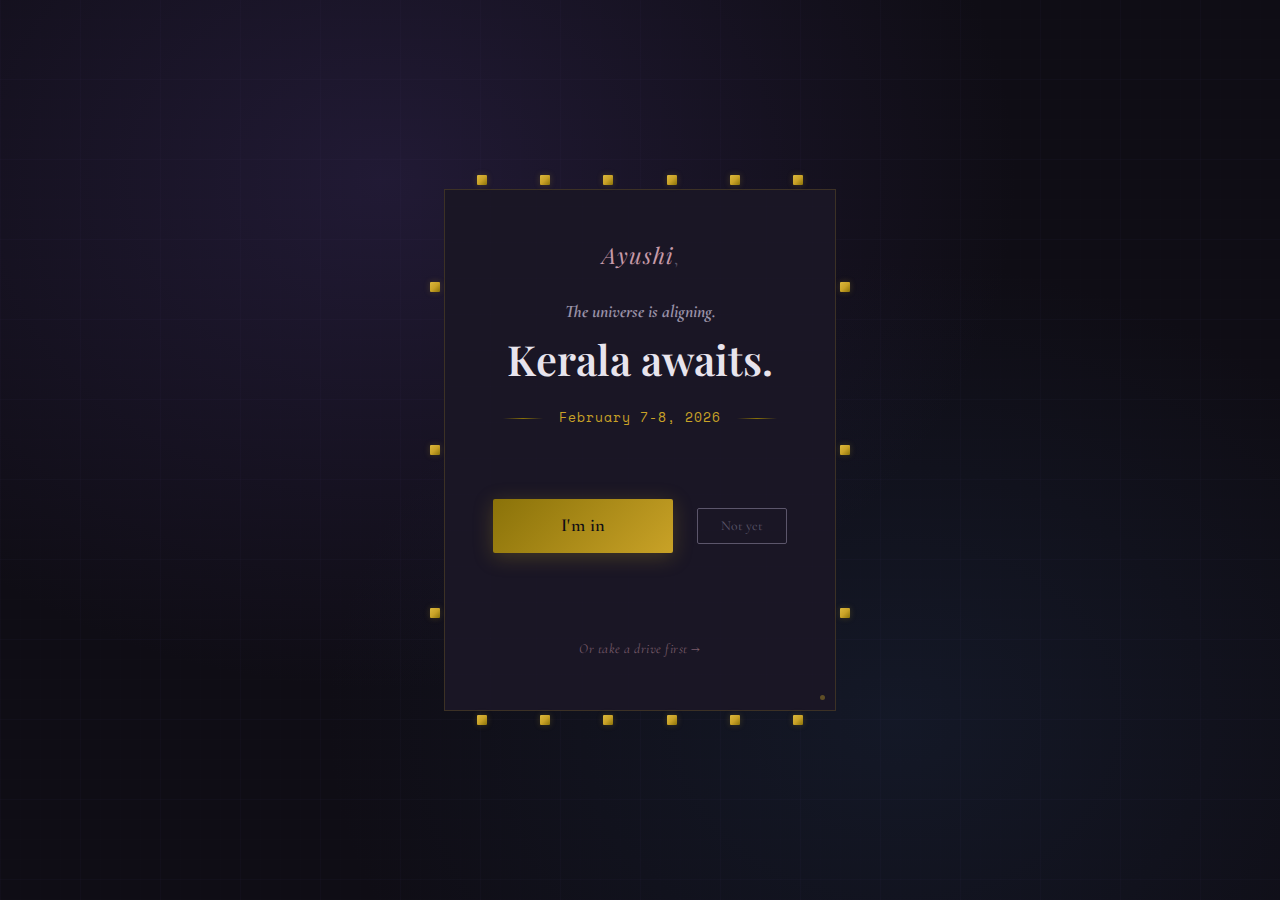
<file: index.html>
<!DOCTYPE html>
<html lang="en">
<head>
    <meta charset="UTF-8">
    <meta name="viewport" content="width=device-width, initial-scale=1.0">
    <title>For Ayushi</title>
    <link rel="preconnect" href="https://fonts.googleapis.com">
    <link rel="preconnect" href="https://fonts.gstatic.com" crossorigin>
    <link href="https://fonts.googleapis.com/css2?family=Cormorant+Garamond:ital,wght@0,400;0,600;1,400&family=Space+Mono:wght@400;700&family=Playfair+Display:ital,wght@0,400;0,600;1,400&display=swap" rel="stylesheet">
    <link rel="stylesheet" href="css/styles.css">
</head>
<body class="page-question">
    <!-- Silicon Wafer Background -->
    <div class="wafer-bg">
        <div class="wafer-gradient"></div>
        <div class="die-grid"></div>
    </div>

    <!-- Main Content -->
    <main class="container">
        <!-- Silicon Die Card -->
        <div class="die-frame">
            <!-- Bond Pads -->
            <div class="bond-pads top">
                <span class="pad"></span><span class="pad"></span><span class="pad"></span>
                <span class="pad"></span><span class="pad"></span><span class="pad"></span>
            </div>
            <div class="bond-pads bottom">
                <span class="pad"></span><span class="pad"></span><span class="pad"></span>
                <span class="pad"></span><span class="pad"></span><span class="pad"></span>
            </div>
            <div class="bond-pads left">
                <span class="pad"></span><span class="pad"></span><span class="pad"></span>
            </div>
            <div class="bond-pads right">
                <span class="pad"></span><span class="pad"></span><span class="pad"></span>
            </div>

            <!-- Die Surface -->
            <div class="die-surface">
                <div class="die-pattern"></div>

                <div class="content-wrapper">
                    <!-- Greeting -->
                    <p class="greeting"><span class="name">Ayushi</span>,</p>

                    <!-- Main Question -->
                    <h1 class="main-title">
                        <span class="line-1">The universe is aligning.</span>
                        <span class="line-2">Kerala awaits.</span>
                    </h1>

                    <!-- Date Display -->
                    <div class="date-display">
                        <div class="date-line"></div>
                        <span class="date-text">February 7-8, 2026</span>
                        <div class="date-line"></div>
                    </div>

                    <!-- Buttons -->
                    <div class="button-container">
                        <a href="yes.html" class="btn btn-yes">
                            <span class="btn-text">I'm in</span>
                        </a>

                        <button class="btn btn-no" id="noButton">
                            <span class="btn-text">Not yet</span>
                        </button>
                    </div>

                    <!-- Hint Text -->
                    <p class="hint-text" id="hintText"></p>

                    <a href="drive.html" style="display:inline-block;margin-top:1.2rem;font-family:'Cormorant Garamond',Georgia,serif;font-size:0.85rem;font-style:italic;color:#a07a88;text-decoration:none;letter-spacing:0.5px;opacity:0.7;transition:opacity 0.2s;"
                       onmouseover="this.style.opacity='1'" onmouseout="this.style.opacity='0.7'">
                        Or take a drive first &rarr;
                    </a>
                </div>

                <!-- Die Corner Marking -->
                <div class="die-corner"></div>
            </div>
        </div>
    </main>

    <script src="js/script.js"></script>
</body>
</html>
</file>
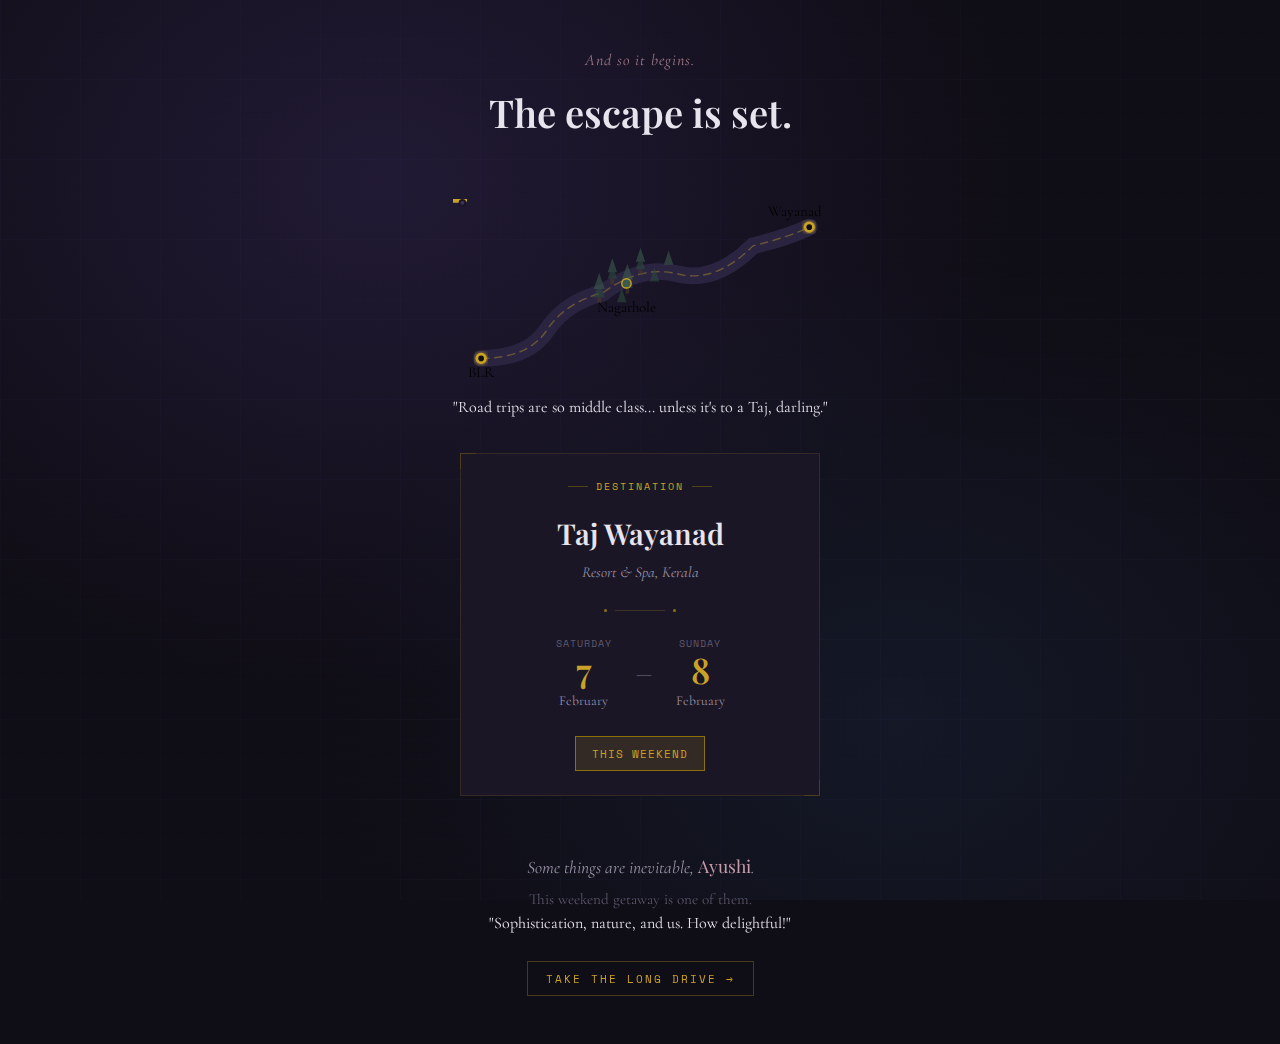
<file: yes.html>
<!DOCTYPE html>
<html lang="en">
<head>
    <meta charset="UTF-8">
    <meta name="viewport" content="width=device-width, initial-scale=1.0">
    <title>It begins.</title>
    <link rel="preconnect" href="https://fonts.googleapis.com">
    <link rel="preconnect" href="https://fonts.gstatic.com" crossorigin>
    <link href="https://fonts.googleapis.com/css2?family=Cormorant+Garamond:ital,wght@0,400;0,600;1,400&family=Space+Mono:wght@400;700&family=Playfair+Display:ital,wght@0,400;0,600;1,400&display=swap" rel="stylesheet">
    <link rel="stylesheet" href="css/styles.css">
</head>
<body class="page-celebration">
    <!-- Silicon Wafer Background -->
    <div class="wafer-bg">
        <div class="wafer-gradient"></div>
        <div class="die-grid"></div>
    </div>

    <!-- Main Content -->
    <main class="container celebration-container">
        <!-- Main Text -->
        <div class="celebration-text">
            <p class="tagline">And so it begins.</p>
            <h1 class="celebration-title">
                <span class="line-big">The escape is set.</span>
            </h1>
        </div>

        <!-- Road Trip Animation -->
        <div class="road-trip-container">
            <svg class="road-trip-svg" viewBox="0 0 400 200" preserveAspectRatio="xMidYMid meet">
                <!-- Road Path -->
                <defs>
                    <linearGradient id="roadGradient" x1="0%" y1="0%" x2="100%" y2="0%">
                        <stop offset="0%" style="stop-color:#3d3560;stop-opacity:1" />
                        <stop offset="100%" style="stop-color:#1a1625;stop-opacity:1" />
                    </linearGradient>
                    <filter id="glow">
                        <feGaussianBlur stdDeviation="2" result="coloredBlur"/>
                        <feMerge>
                            <feMergeNode in="coloredBlur"/>
                            <feMergeNode in="SourceGraphic"/>
                        </feMerge>
                    </filter>
                </defs>

                <!-- The winding road -->
                <path id="roadPath"
                      d="M 30 170
                         Q 80 170, 100 140
                         T 160 100
                         Q 200 70, 240 80
                         T 320 50
                         Q 360 40, 380 30"
                      fill="none"
                      stroke="#2a2440"
                      stroke-width="18"
                      stroke-linecap="round"/>

                <!-- Road center line (dashed) -->
                <path d="M 30 170
                         Q 80 170, 100 140
                         T 160 100
                         Q 200 70, 240 80
                         T 320 50
                         Q 360 40, 380 30"
                      fill="none"
                      stroke="#c9a227"
                      stroke-width="1.5"
                      stroke-dasharray="8 6"
                      stroke-linecap="round"
                      opacity="0.4"/>

                <!-- Trees for Nagarhole (forest area) -->
                <g class="forest" opacity="0.6">
                    <!-- Tree group 1 -->
                    <path d="M165 85 L170 70 L175 85 Z" fill="#2d4a3e"/>
                    <path d="M165 78 L170 63 L175 78 Z" fill="#3d5a4e"/>
                    <rect x="168" y="85" width="4" height="6" fill="#4a3828"/>

                    <!-- Tree group 2 -->
                    <path d="M180 95 L186 78 L192 95 Z" fill="#2d4a3e"/>
                    <path d="M180 86 L186 69 L192 86 Z" fill="#3d5a4e"/>
                    <rect x="184" y="95" width="4" height="6" fill="#4a3828"/>

                    <!-- Tree group 3 -->
                    <path d="M150 105 L156 88 L162 105 Z" fill="#2d4a3e"/>
                    <path d="M150 96 L156 79 L162 96 Z" fill="#3d5a4e"/>
                    <rect x="154" y="105" width="4" height="6" fill="#4a3828"/>

                    <!-- Tree group 4 -->
                    <path d="M195 75 L200 60 L205 75 Z" fill="#2d4a3e"/>
                    <path d="M195 67 L200 52 L205 67 Z" fill="#3d5a4e"/>
                    <rect x="198" y="75" width="4" height="5" fill="#4a3828"/>

                    <!-- More trees -->
                    <path d="M210 88 L215 73 L220 88 Z" fill="#2d4a3e"/>
                    <path d="M225 70 L230 55 L235 70 Z" fill="#3d5a4e"/>
                    <path d="M175 110 L180 95 L185 110 Z" fill="#2d4a3e"/>
                </g>

                <!-- Location Markers -->
                <!-- Bangalore -->
                <g class="location bangalore">
                    <circle cx="30" cy="170" r="6" fill="#c9a227" filter="url(#glow)"/>
                    <circle cx="30" cy="170" r="3" fill="#0f0d15"/>
                    <text x="30" y="190" text-anchor="middle" class="location-label">BLR</text>
                </g>

                <!-- Nagarhole -->
                <g class="location nagarhole">
                    <circle cx="185" cy="90" r="5" fill="#3d5a4e" stroke="#c9a227" stroke-width="1.5"/>
                    <text x="185" y="120" text-anchor="middle" class="location-label">Nagarhole</text>
                </g>

                <!-- Wayanad -->
                <g class="location wayanad">
                    <circle cx="380" cy="30" r="6" fill="#c9a227" filter="url(#glow)"/>
                    <circle cx="380" cy="30" r="3" fill="#0f0d15"/>
                    <text x="365" y="18" text-anchor="middle" class="location-label">Wayanad</text>
                </g>

                <!-- The Car -->
                <g class="car-group">
                    <!-- Car body -->
                    <rect class="car-body" x="-15" y="-8" width="30" height="12" rx="3" fill="#c9a227"/>
                    <!-- Car roof/cabin -->
                    <path class="car-cabin" d="M-8 -8 L-5 -15 L12 -15 L15 -8 Z" fill="#a07a88"/>
                    <!-- Windows -->
                    <path d="M-6 -9 L-4 -14 L3 -14 L3 -9 Z" fill="#1a1625" opacity="0.8"/>
                    <path d="M5 -9 L5 -14 L11 -14 L13 -9 Z" fill="#1a1625" opacity="0.8"/>
                    <!-- Two people silhouettes -->
                    <ellipse cx="-1" cy="-11" rx="2.5" ry="3" fill="#0f0d15"/>
                    <ellipse cx="8" cy="-11" rx="2.5" ry="3" fill="#0f0d15"/>
                    <!-- Wheels -->
                    <circle cx="-8" cy="4" r="4" fill="#1a1625"/>
                    <circle cx="-8" cy="4" r="2" fill="#3d3560"/>
                    <circle cx="10" cy="4" r="4" fill="#1a1625"/>
                    <circle cx="10" cy="4" r="2" fill="#3d3560"/>
                    <!-- Headlights -->
                    <rect x="14" y="-4" width="3" height="4" rx="1" fill="#f0d060"/>
                </g>
            </svg>

            <!-- Journey label - Sarabhai style -->
            <p class="journey-text">"Road trips are so middle class... unless it's to a Taj, darling."</p>
        </div>

        <!-- Destination Card -->
        <div class="destination-card">
            <div class="card-inner">
                <!-- Card Header -->
                <div class="card-header">
                    <span class="header-line"></span>
                    <span class="header-text">Destination</span>
                    <span class="header-line"></span>
                </div>

                <!-- Resort Name -->
                <h2 class="resort-name">Taj Wayanad</h2>
                <p class="resort-subtitle">Resort & Spa, Kerala</p>

                <!-- Divider -->
                <div class="card-divider">
                    <span class="divider-dot"></span>
                    <span class="divider-line"></span>
                    <span class="divider-dot"></span>
                </div>

                <!-- Dates -->
                <div class="trip-dates">
                    <div class="date-block">
                        <span class="day-name">Saturday</span>
                        <span class="day-num">7</span>
                        <span class="month-name">February</span>
                    </div>
                    <div class="date-separator">
                        <span class="sep-text">—</span>
                    </div>
                    <div class="date-block">
                        <span class="day-name">Sunday</span>
                        <span class="day-num">8</span>
                        <span class="month-name">February</span>
                    </div>
                </div>

                <!-- This Weekend Badge -->
                <div class="weekend-badge">
                    This Weekend
                </div>
            </div>
        </div>

        <!-- Love Note - Sarabhai style -->
        <div class="love-note">
            <p class="note-text">
                Some things are inevitable, <span class="name-highlight">Ayushi</span>.
            </p>
            <p class="note-subtext">This weekend getaway is one of them.</p>
            <p class="note-maya">"Sophistication, nature, and us. How delightful!"</p>

            <a href="drive.html" style="display:inline-block;margin-top:1.5rem;font-family:'Space Mono',monospace;font-size:0.7rem;color:#c9a227;text-decoration:none;letter-spacing:2px;text-transform:uppercase;border:1px solid rgba(201,162,39,0.3);padding:8px 18px;transition:all 0.2s;"
               onmouseover="this.style.borderColor='#c9a227';this.style.background='rgba(201,162,39,0.1)'" onmouseout="this.style.borderColor='rgba(201,162,39,0.3)';this.style.background='transparent'">
                Take the Long Drive &rarr;
            </a>
        </div>
    </main>
</body>
</html>
</file>
<file: css/styles.css>
/* =====================================================
   SILICON LOVE - Elegant Die/Wafer Aesthetic
   For Ayushi - Kerala Trip Invitation
   Dark Series Vibes
   ===================================================== */

:root {
    /* Silicon Wafer Colors */
    --wafer-deep: #0f0d15;
    --wafer-purple: #1a1625;
    --wafer-shimmer: #252035;

    /* Die Surface */
    --die-surface: #1a1625;

    /* Gold - Wire Bonding */
    --gold-dark: #8a7209;
    --gold: #c9a227;
    --gold-light: #dbb83d;
    --gold-glow: rgba(201, 162, 39, 0.25);

    /* Accent */
    --rose: #c79aa8;
    --rose-muted: #a07a88;

    /* Text */
    --text-primary: #e8e4ed;
    --text-secondary: #9a92a8;
    --text-muted: #5c566b;

    /* Typography */
    --font-elegant: 'Cormorant Garamond', Georgia, serif;
    --font-display: 'Playfair Display', Georgia, serif;
    --font-mono: 'Space Mono', monospace;

    /* Spacing */
    --space-xs: 0.25rem;
    --space-sm: 0.5rem;
    --space-md: 1rem;
    --space-lg: 1.5rem;
    --space-xl: 2rem;
    --space-2xl: 3rem;
}

/* Reset */
*, *::before, *::after {
    box-sizing: border-box;
    margin: 0;
    padding: 0;
}

html {
    font-size: 16px;
    -webkit-font-smoothing: antialiased;
}

body {
    font-family: var(--font-elegant);
    background: var(--wafer-deep);
    color: var(--text-primary);
    min-height: 100vh;
    overflow-x: hidden;
    line-height: 1.6;
}

/* =====================================================
   BACKGROUND - Static Silicon Wafer
   ===================================================== */

.wafer-bg {
    position: fixed;
    top: 0;
    left: 0;
    width: 100%;
    height: 100%;
    z-index: -1;
}

.wafer-gradient {
    position: absolute;
    width: 100%;
    height: 100%;
    background:
        radial-gradient(ellipse at 30% 20%, rgba(60, 45, 100, 0.4) 0%, transparent 50%),
        radial-gradient(ellipse at 70% 80%, rgba(30, 50, 80, 0.3) 0%, transparent 45%),
        var(--wafer-deep);
}

.die-grid {
    position: absolute;
    width: 100%;
    height: 100%;
    opacity: 0.3;
    background-image:
        linear-gradient(90deg, rgba(80, 65, 120, 0.15) 1px, transparent 1px),
        linear-gradient(0deg, rgba(80, 65, 120, 0.15) 1px, transparent 1px),
        linear-gradient(90deg, rgba(80, 65, 120, 0.06) 1px, transparent 1px),
        linear-gradient(0deg, rgba(80, 65, 120, 0.06) 1px, transparent 1px);
    background-size: 80px 80px, 80px 80px, 20px 20px, 20px 20px;
}

/* =====================================================
   CONTAINER
   ===================================================== */

.container {
    min-height: 100vh;
    display: flex;
    flex-direction: column;
    align-items: center;
    justify-content: center;
    padding: var(--space-lg);
}

/* =====================================================
   DIE FRAME - Main Card
   ===================================================== */

.die-frame {
    position: relative;
    padding: 12px;
    max-width: 380px;
    width: 100%;
}

/* Bond Pads */
.bond-pads {
    position: absolute;
    display: flex;
    justify-content: space-around;
    z-index: 2;
}

.bond-pads.top, .bond-pads.bottom {
    left: 20px;
    right: 20px;
}

.bond-pads.top { top: 0; }
.bond-pads.bottom { bottom: 0; }

.bond-pads.left, .bond-pads.right {
    top: 30px;
    bottom: 30px;
    flex-direction: column;
}

.bond-pads.left { left: 0; }
.bond-pads.right { right: 0; }

.pad {
    width: 8px;
    height: 8px;
    background: linear-gradient(135deg, var(--gold-light), var(--gold), var(--gold-dark));
    border-radius: 1px;
    box-shadow: 0 0 6px var(--gold-glow);
}

/* Die Surface */
.die-surface {
    position: relative;
    background: var(--die-surface);
    border: 1px solid rgba(201, 162, 39, 0.2);
    padding: var(--space-xl) var(--space-lg);
    overflow: hidden;
}

.die-pattern {
    position: absolute;
    top: 0;
    left: 0;
    right: 0;
    bottom: 0;
    opacity: 0.4;
    background-image:
        repeating-linear-gradient(0deg, transparent, transparent 35px, rgba(80, 65, 120, 0.04) 35px, rgba(80, 65, 120, 0.04) 36px),
        repeating-linear-gradient(90deg, transparent, transparent 45px, rgba(80, 65, 120, 0.04) 45px, rgba(80, 65, 120, 0.04) 46px);
}

.die-corner {
    position: absolute;
    bottom: 10px;
    right: 10px;
    width: 5px;
    height: 5px;
    background: var(--gold);
    border-radius: 50%;
    opacity: 0.4;
}

.content-wrapper {
    position: relative;
    text-align: center;
    z-index: 1;
}

/* =====================================================
   ANIMATIONS
   ===================================================== */

@keyframes fadeIn {
    from { opacity: 0; }
    to { opacity: 1; }
}

@keyframes fadeUp {
    from { opacity: 0; transform: translateY(20px); }
    to { opacity: 1; transform: translateY(0); }
}

@keyframes fadeDown {
    from { opacity: 0; transform: translateY(-15px); }
    to { opacity: 1; transform: translateY(0); }
}

@keyframes softGlow {
    0%, 100% { box-shadow: 0 0 20px var(--gold-glow); }
    50% { box-shadow: 0 0 35px var(--gold-glow); }
}

/* =====================================================
   TYPOGRAPHY - Page 1
   ===================================================== */

.greeting {
    font-family: var(--font-elegant);
    font-size: 1.2rem;
    color: var(--text-muted);
    margin-bottom: var(--space-lg);
    letter-spacing: 1px;
    animation: fadeDown 0.8s ease-out both;
}

.greeting .name {
    font-family: var(--font-display);
    font-style: italic;
    color: var(--rose);
    font-size: 1.4rem;
}

.main-title {
    margin-bottom: var(--space-lg);
}

.main-title .line-1 {
    display: block;
    font-family: var(--font-elegant);
    font-size: 1.1rem;
    font-style: italic;
    color: var(--text-secondary);
    margin-bottom: var(--space-sm);
    animation: fadeUp 0.8s ease-out 0.2s both;
}

.main-title .line-2 {
    display: block;
    font-family: var(--font-display);
    font-size: 2rem;
    font-weight: 600;
    color: var(--text-primary);
    line-height: 1.2;
    animation: fadeUp 0.8s ease-out 0.4s both;
}

/* Date Display */
.date-display {
    display: flex;
    align-items: center;
    justify-content: center;
    gap: var(--space-md);
    margin-bottom: var(--space-xl);
    animation: fadeIn 0.8s ease-out 0.6s both;
}

.date-line {
    width: 40px;
    height: 1px;
    background: linear-gradient(90deg, transparent, var(--gold-dark), transparent);
}

.date-text {
    font-family: var(--font-mono);
    font-size: 0.8rem;
    color: var(--gold);
    letter-spacing: 1px;
}

/* =====================================================
   BUTTONS
   ===================================================== */

.button-container {
    display: flex;
    flex-direction: column;
    gap: var(--space-md);
    align-items: center;
    min-height: 130px;
}

.btn {
    border: none;
    border-radius: 2px;
    cursor: pointer;
    font-family: var(--font-elegant);
    text-decoration: none;
    transition: all 0.25s ease;
    -webkit-tap-highlight-color: transparent;
}

/* YES Button */
.btn-yes {
    display: flex;
    align-items: center;
    justify-content: center;
    width: 160px;
    height: 50px;
    background: linear-gradient(135deg, var(--gold-dark), var(--gold));
    color: var(--wafer-deep);
    font-size: 1.1rem;
    font-weight: 600;
    letter-spacing: 0.5px;
    box-shadow: 0 4px 20px var(--gold-glow);
    animation: fadeUp 0.6s ease-out 0.8s both, softGlow 3s ease-in-out 1.5s infinite;
}

.btn-yes:hover {
    transform: translateY(-2px);
    box-shadow: 0 6px 25px var(--gold-glow);
}

/* NO Button */
.btn-no {
    display: flex;
    align-items: center;
    justify-content: center;
    width: 90px;
    height: 36px;
    background: transparent;
    color: var(--text-muted);
    font-size: 0.85rem;
    border: 1px solid var(--text-muted);
    transition: all 0.15s ease-out;
    z-index: 10;
    animation: fadeIn 0.6s ease-out 1s both;
}

.btn-no:hover {
    border-color: var(--text-secondary);
    color: var(--text-secondary);
}

.btn-no.dodging {
    position: fixed;
    transition: left 0.2s ease-out, top 0.2s ease-out;
}

.btn-no.shrinking {
    transform: scale(0.7);
    opacity: 0.3;
}

/* Hint Text */
.hint-text {
    font-family: var(--font-elegant);
    font-size: 0.9rem;
    font-style: italic;
    color: var(--rose-muted);
    min-height: 1.4em;
    margin-top: var(--space-sm);
}

/* =====================================================
   PAGE 2: CELEBRATION
   ===================================================== */

.celebration-container {
    padding: var(--space-2xl) var(--space-lg);
    gap: var(--space-xl);
}

/* Tagline */
.tagline {
    font-family: var(--font-elegant);
    font-size: 1rem;
    font-style: italic;
    color: var(--rose-muted);
    margin-bottom: var(--space-sm);
    letter-spacing: 1px;
    animation: fadeDown 0.8s ease-out both;
}

/* Celebration Title */
.celebration-text {
    text-align: center;
    margin-bottom: var(--space-lg);
}

.celebration-title .line-big {
    display: block;
    font-family: var(--font-display);
    font-size: 1.8rem;
    font-weight: 600;
    color: var(--text-primary);
    animation: fadeUp 0.8s ease-out 0.3s both;
}

/* Destination Card */
.destination-card {
    max-width: 320px;
    width: 100%;
    animation: fadeUp 0.8s ease-out 0.6s both;
}

.card-inner {
    background: var(--die-surface);
    border: 1px solid rgba(201, 162, 39, 0.15);
    padding: var(--space-lg);
    text-align: center;
    position: relative;
}

.card-inner::before,
.card-inner::after {
    content: '';
    position: absolute;
    width: 16px;
    height: 16px;
    border: 1px solid var(--gold-dark);
    opacity: 0.3;
}

.card-inner::before {
    top: -1px;
    left: -1px;
    border-right: none;
    border-bottom: none;
}

.card-inner::after {
    bottom: -1px;
    right: -1px;
    border-left: none;
    border-top: none;
}

.card-header {
    display: flex;
    align-items: center;
    justify-content: center;
    gap: var(--space-sm);
    margin-bottom: var(--space-md);
}

.header-line {
    width: 20px;
    height: 1px;
    background: var(--gold-dark);
    opacity: 0.5;
}

.header-text {
    font-family: var(--font-mono);
    font-size: 0.65rem;
    color: var(--gold);
    text-transform: uppercase;
    letter-spacing: 2px;
}

.resort-name {
    font-family: var(--font-display);
    font-size: 1.6rem;
    font-weight: 600;
    color: var(--text-primary);
    margin-bottom: 0.25rem;
}

.resort-subtitle {
    font-family: var(--font-elegant);
    font-size: 0.95rem;
    color: var(--text-secondary);
    font-style: italic;
}

/* Card Divider */
.card-divider {
    display: flex;
    align-items: center;
    justify-content: center;
    gap: var(--space-sm);
    margin: var(--space-lg) 0;
}

.divider-dot {
    width: 3px;
    height: 3px;
    background: var(--gold-dark);
    border-radius: 50%;
}

.divider-line {
    width: 50px;
    height: 1px;
    background: rgba(201, 162, 39, 0.2);
}

/* Trip Dates */
.trip-dates {
    display: flex;
    align-items: center;
    justify-content: center;
    gap: var(--space-lg);
    margin-bottom: var(--space-lg);
}

.date-block {
    text-align: center;
}

.date-block .day-name {
    display: block;
    font-family: var(--font-mono);
    font-size: 0.6rem;
    color: var(--text-muted);
    text-transform: uppercase;
    letter-spacing: 1px;
}

.date-block .day-num {
    display: block;
    font-family: var(--font-display);
    font-size: 2.2rem;
    font-weight: 600;
    color: var(--gold);
    line-height: 1.1;
}

.date-block .month-name {
    display: block;
    font-family: var(--font-elegant);
    font-size: 0.85rem;
    color: var(--text-secondary);
}

.date-separator .sep-text {
    font-family: var(--font-elegant);
    font-size: 1.2rem;
    color: var(--text-muted);
}

/* Weekend Badge */
.weekend-badge {
    display: inline-block;
    padding: var(--space-sm) var(--space-md);
    background: rgba(201, 162, 39, 0.15);
    border: 1px solid var(--gold-dark);
    color: var(--gold);
    font-family: var(--font-mono);
    font-size: 0.7rem;
    text-transform: uppercase;
    letter-spacing: 1px;
}

/* Love Note */
.love-note {
    text-align: center;
    margin-top: var(--space-lg);
    animation: fadeIn 1s ease-out 1s both;
}

.note-text {
    font-family: var(--font-elegant);
    font-size: 1.1rem;
    font-style: italic;
    color: var(--text-secondary);
}

.note-subtext {
    font-family: var(--font-elegant);
    font-size: 0.95rem;
    color: var(--text-muted);
    margin-top: var(--space-xs);
}

.name-highlight {
    font-family: var(--font-display);
    color: var(--rose);
    font-style: normal;
}

/* =====================================================
   RESPONSIVE
   ===================================================== */

@media (min-width: 768px) {
    .die-frame {
        max-width: 420px;
        padding: 14px;
    }

    .die-surface {
        padding: var(--space-2xl);
    }

    .pad {
        width: 10px;
        height: 10px;
    }

    .main-title .line-2 {
        font-size: 2.4rem;
    }

    .button-container {
        flex-direction: row;
        justify-content: center;
        gap: var(--space-lg);
    }

    .btn-yes {
        width: 180px;
        height: 54px;
        font-size: 1.15rem;
    }

    .celebration-title .line-big {
        font-size: 2.2rem;
    }

    .resort-name {
        font-size: 1.8rem;
    }

    .destination-card {
        max-width: 360px;
    }
}

@media (min-width: 1024px) {
    .main-title .line-2 {
        font-size: 2.6rem;
    }

    .celebration-title .line-big {
        font-size: 2.4rem;
    }
}
</file>
